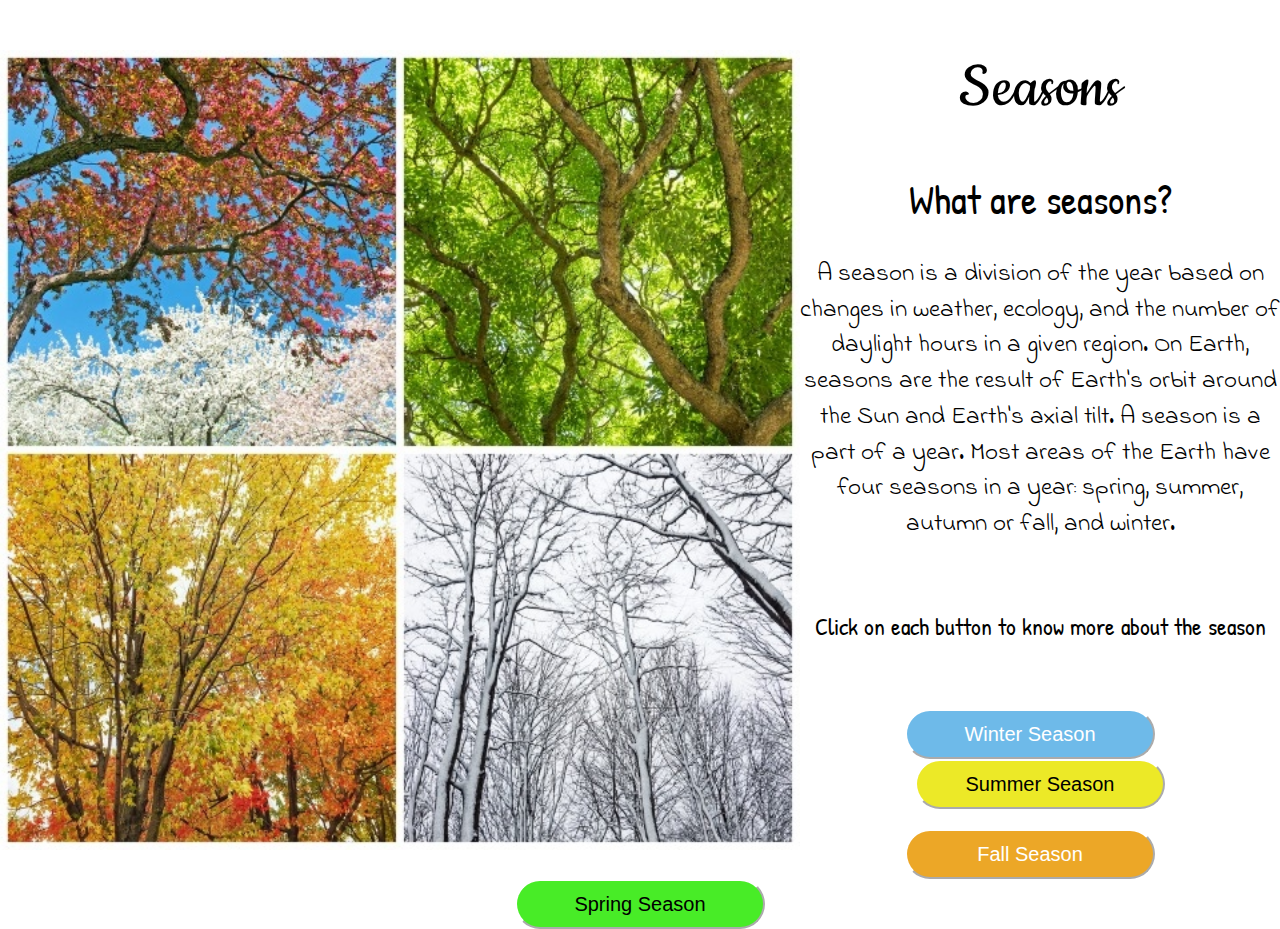
<file: index.html>
<html>
    <head>
        <title>Season Changes</title>
        <meta name="viewport" content="width=device-width, initial-scale=1">
        <link rel="stylesheet" href="https://maxcdn.bootstrapcdn.com/bootstrap/3.4.0/css/bootstrap.min.css">
        <script src="https://ajax.googleapis.com/ajax/libs/jquery/3.4.1/jquery.min.js"></script>
        <script src="https://maxcdn.bootstrapcdn.com/bootstrap/3.4.0/js/bootstrap.min.js"></script>
        <link href="https://fonts.googleapis.com/css?family=Cookie&display=swap" rel="stylesheet">
        <link href="https://fonts.googleapis.com/css?family=Patrick+Hand&display=swap" rel="stylesheet">
        <link href="https://fonts.googleapis.com/css?family=Indie+Flower&display=swap" rel="stylesheet">
        <link rel="stylesheet" href="https://cdnjs.cloudflare.com/ajax/libs/font-awesome/4.7.0/css/font-awesome.min.css">
        <link rel="stylesheet" href="style.css">
    </head>
    <body>
            <div>
                <img id="season_img1" style="float: left; height: 800px;" src="seasons_img1.jpg">
                <center>
                <h1 class="header">Seasons</h1>
                <br>
                <h2 class="header2">What are seasons?</h2>
                <br>
                <p>A season is a division of the year based on changes in weather, ecology, and the number of daylight hours in a given region.
                 On Earth, seasons are the result of Earth's orbit around the Sun and Earth's axial tilt. A season is a part of a year. 
                 Most areas of the Earth have four seasons in a year: spring, summer, autumn or fall, and winter.</p>
                 <br> <br>
                 <h3>Click on each button to know more about the season</h3>
                 <br><br><br>
                     <button id="winter_btn_redirect" onclick="winterRedirect()">Winter Season</button>
                     
                     <button id="summer_btn_redirect" onclick="summerRedirect()">Summer Season</button>

                     <br> <br>
                    
                     <button id="fall_btn_redirect" onclick="fallRedirect()">Fall Season</button>
                     
                     <button id="spring_btn_redirect" onclick="springRedirect()">Spring Season</button>
                </center>
            </div>
    </body>
    <script src="main.js"></script>
</html>
</file>
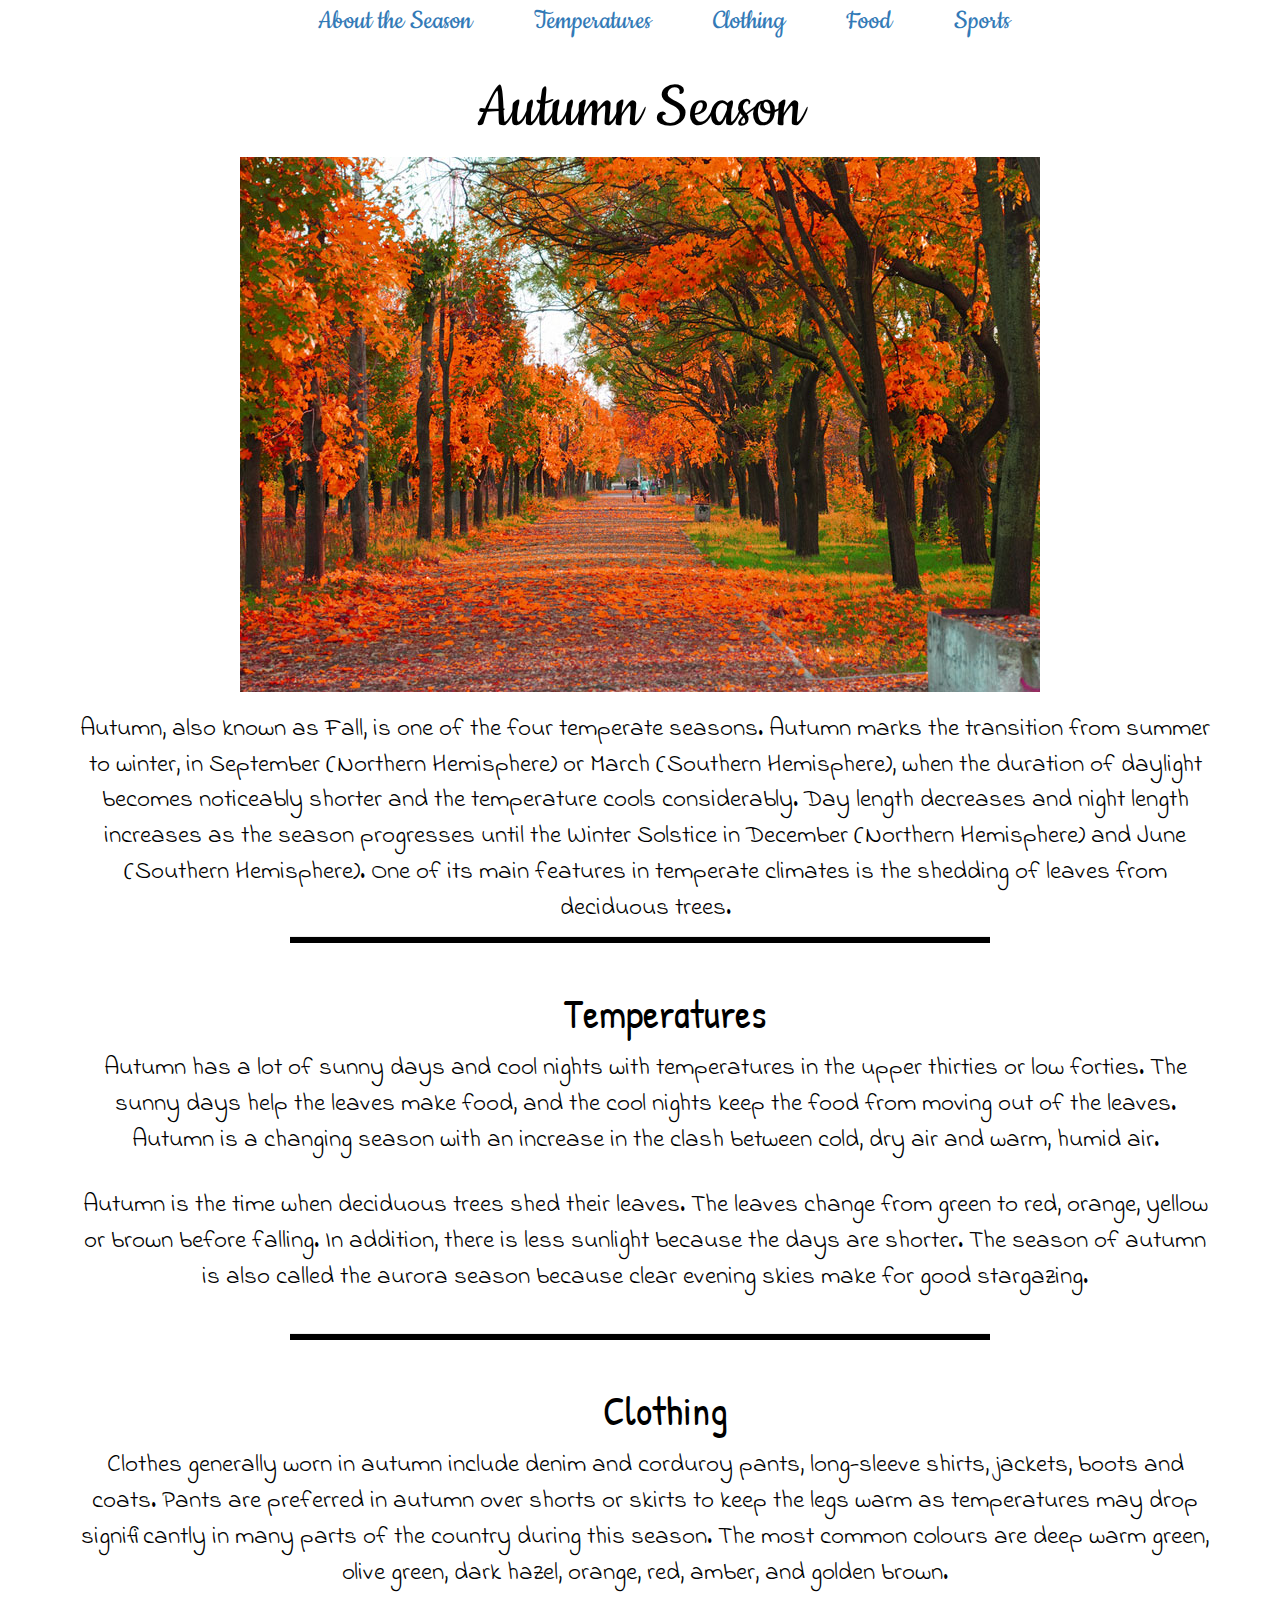
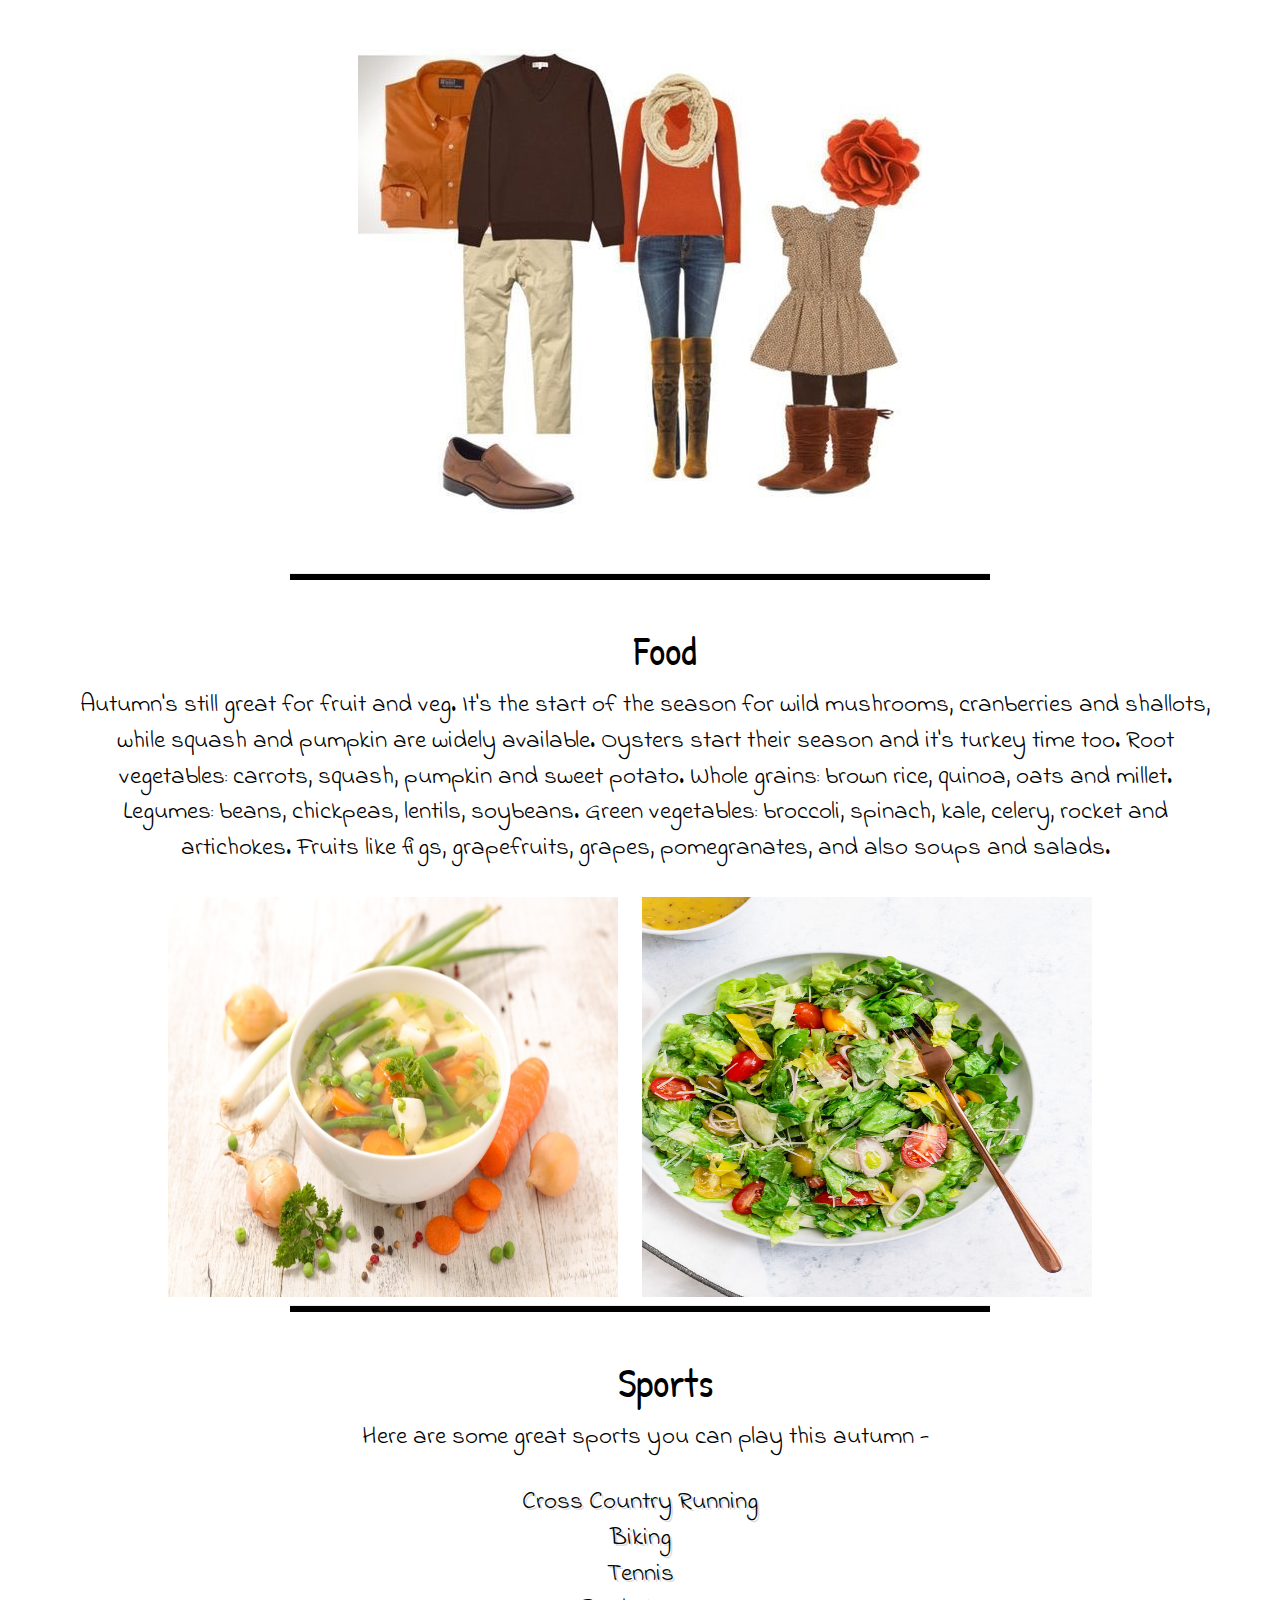
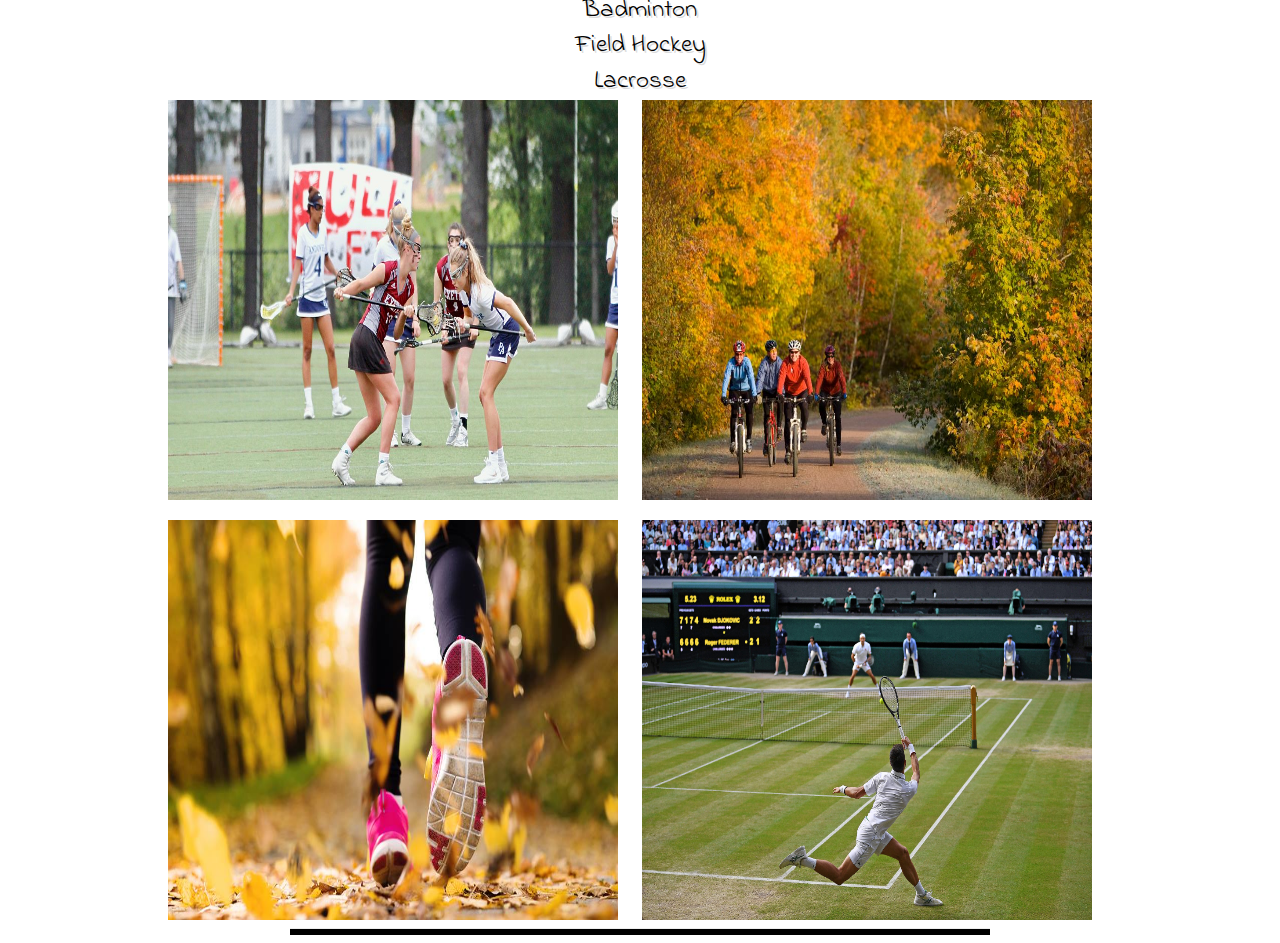
<file: fall.html>
<html>
    <head>
        <title>Fall Season</title>
        <meta name="viewport" content="width=device-width, initial-scale=1">
        <link rel="stylesheet" href="https://maxcdn.bootstrapcdn.com/bootstrap/3.4.0/css/bootstrap.min.css">
        <script src="https://ajax.googleapis.com/ajax/libs/jquery/3.4.1/jquery.min.js"></script>
        <script src="https://maxcdn.bootstrapcdn.com/bootstrap/3.4.0/js/bootstrap.min.js"></script>
        <link href="https://fonts.googleapis.com/css?family=Cookie&display=swap" rel="stylesheet">
        <link href="https://fonts.googleapis.com/css?family=Patrick+Hand&display=swap" rel="stylesheet">
        <link href="https://fonts.googleapis.com/css?family=Indie+Flower&display=swap" rel="stylesheet">
        <link rel="stylesheet" href="https://cdnjs.cloudflare.com/ajax/libs/font-awesome/4.7.0/css/font-awesome.min.css">
        <link rel="stylesheet" href="style.css">
    </head>
    <body>
        <center>
            <ul class="menu">
                <li class="link"><a href="#about">About the Season</a></li>
                <li class="link"><a href="#temp">Temperatures</a></li>
                <li class="link"><a href="#clothing">Clothing</a></li>
                <li class="link"><a href="#food">Food</a></li>
                <li class="link"><a href="#sports">Sports</a></li>
            </ul>
        </center>
        <section id="about" class="container">
            <h1 class="header">Autumn Season</h1>
        <img id="fall_img1" src="fall_img1.jpg">
        <br> <br>
        <p class="pctr">Autumn, also known as Fall, is one of the four temperate seasons. Autumn marks the transition 
            from summer to winter, in September (Northern Hemisphere) or March (Southern Hemisphere), when the duration
            of daylight becomes noticeably shorter and the temperature cools considerably. Day length decreases and
            night length increases as the season progresses until the Winter Solstice in December (Northern Hemisphere)
            and June (Southern Hemisphere). One of its main features in temperate climates is the shedding of leaves
            from deciduous trees.</p>
        <hr>
        </section>
        
        <br> 

        <section id="temp" class="container">
            <h2 class="header2" style="margin-left: 370px;">Temperatures</h2>
            <p class="pctr">Autumn has a lot of sunny days and cool nights with temperatures in the upper thirties or low forties. 
            The sunny days help the leaves make food, and the cool nights keep the food from moving out of the leaves. 
            Autumn is a changing season with an increase in the clash between cold, dry air and warm, humid air.</p>
            <br>
            <p class="pctr">Autumn is the time when deciduous trees shed their leaves. The leaves change from green to red, 
            orange, yellow or brown before falling. In addition, there is less sunlight because the days are shorter. 
            The season of autumn is also called the aurora season because clear evening skies make for good stargazing.</p>
            <br>
            <hr>
        </section>

        <br>

        <section id="clothing" class="container">
            <h2 class="header2" style="margin-left: 370px;">Clothing</h2>
            <p class="pctr">Clothes generally worn in autumn include denim and corduroy pants, long-sleeve shirts, jackets,
            boots and coats. Pants are preferred in autumn over shorts or skirts to keep the legs warm as temperatures may 
            drop significantly in many parts of the country during this season. The most common colours are deep warm green, 
            olive green, dark hazel, orange, red, amber, and golden brown.</p>
            <img src="fall_clothing_img1.jpg">
            <hr>
        </section>

        <br>

        <section id="food" class="container">
            <h2 class="header2" style="margin-left: 370px;">Food</h2>
            <p class="pctr">Autumn's still great for fruit and veg. It's the start of the season for wild mushrooms, 
            cranberries and shallots, while squash and pumpkin are widely available. Oysters start their season and it's turkey time too.
            Root vegetables: carrots, squash, pumpkin and sweet potato. Whole grains: brown rice, quinoa, oats and millet. Legumes: 
            beans, chickpeas, lentils, soybeans. Green vegetables: broccoli, spinach, kale, celery, rocket and artichokes. Fruits like
            figs, grapefruits, grapes, pomegranates, and also soups and salads.</p>
            <br>
            <span>
                <img style="height: 400px; width: 450px; margin-right: 20px;" src="fall_food_img1.jpg">
                <img style="height: 400px; width: 450px; margin-right: 20px;" src="fall_food_img2.jpg">
            </span>
            <br>
            <hr>
        </section>

        <br>

        <section id="sports" class="container">
            <h2 class="header2" style="margin-left: 370px;">Sports</h2>
            <p class="pctr">Here are some great sports you can play this autumn - </p>
            <br>
            <a class="article" href="https://en.wikipedia.org/wiki/Cross_country_running" target="_blank">Cross Country Running</a>
            <br>
            <a class="article" href="https://en.wikipedia.org/wiki/Cycling" target="_blank">Biking</a>
            <br>
            <a class="article" href="https://en.wikipedia.org/wiki/Tennis" target="_blank">Tennis</a>
            <br>
            <a class="article" href="https://en.wikipedia.org/wiki/Badminton" target="_blank">Badminton</a>
            <br>
            <a class="article" href="https://en.wikipedia.org/wiki/Field_hockey" target="_blank">Field Hockey</a>
            <br>
            <a class="article" href="https://en.wikipedia.org/wiki/Lacrosse" target="_blank">Lacrosse</a>
            <br>
            <span>
                <img style="height: 400px; width: 450px; margin-right: 20px;" src="fall_sports_img1.jpg">
                <img style="height: 400px; width: 450px; margin-right: 20px;" src="fall_sports_img2.jpeg">
            </span>
            <br>
            <span>
                <img style="height: 400px; width: 450px; margin-right: 20px; margin-top: 20px;" src="fall_sports_img3.jpg">
                <img style="height: 400px; width: 450px; margin-right: 20px; margin-top: 20px;" src="fall_sports_img4.jpg">
            </span>
            <hr>
        </section>
    </body>
</html>
</file>
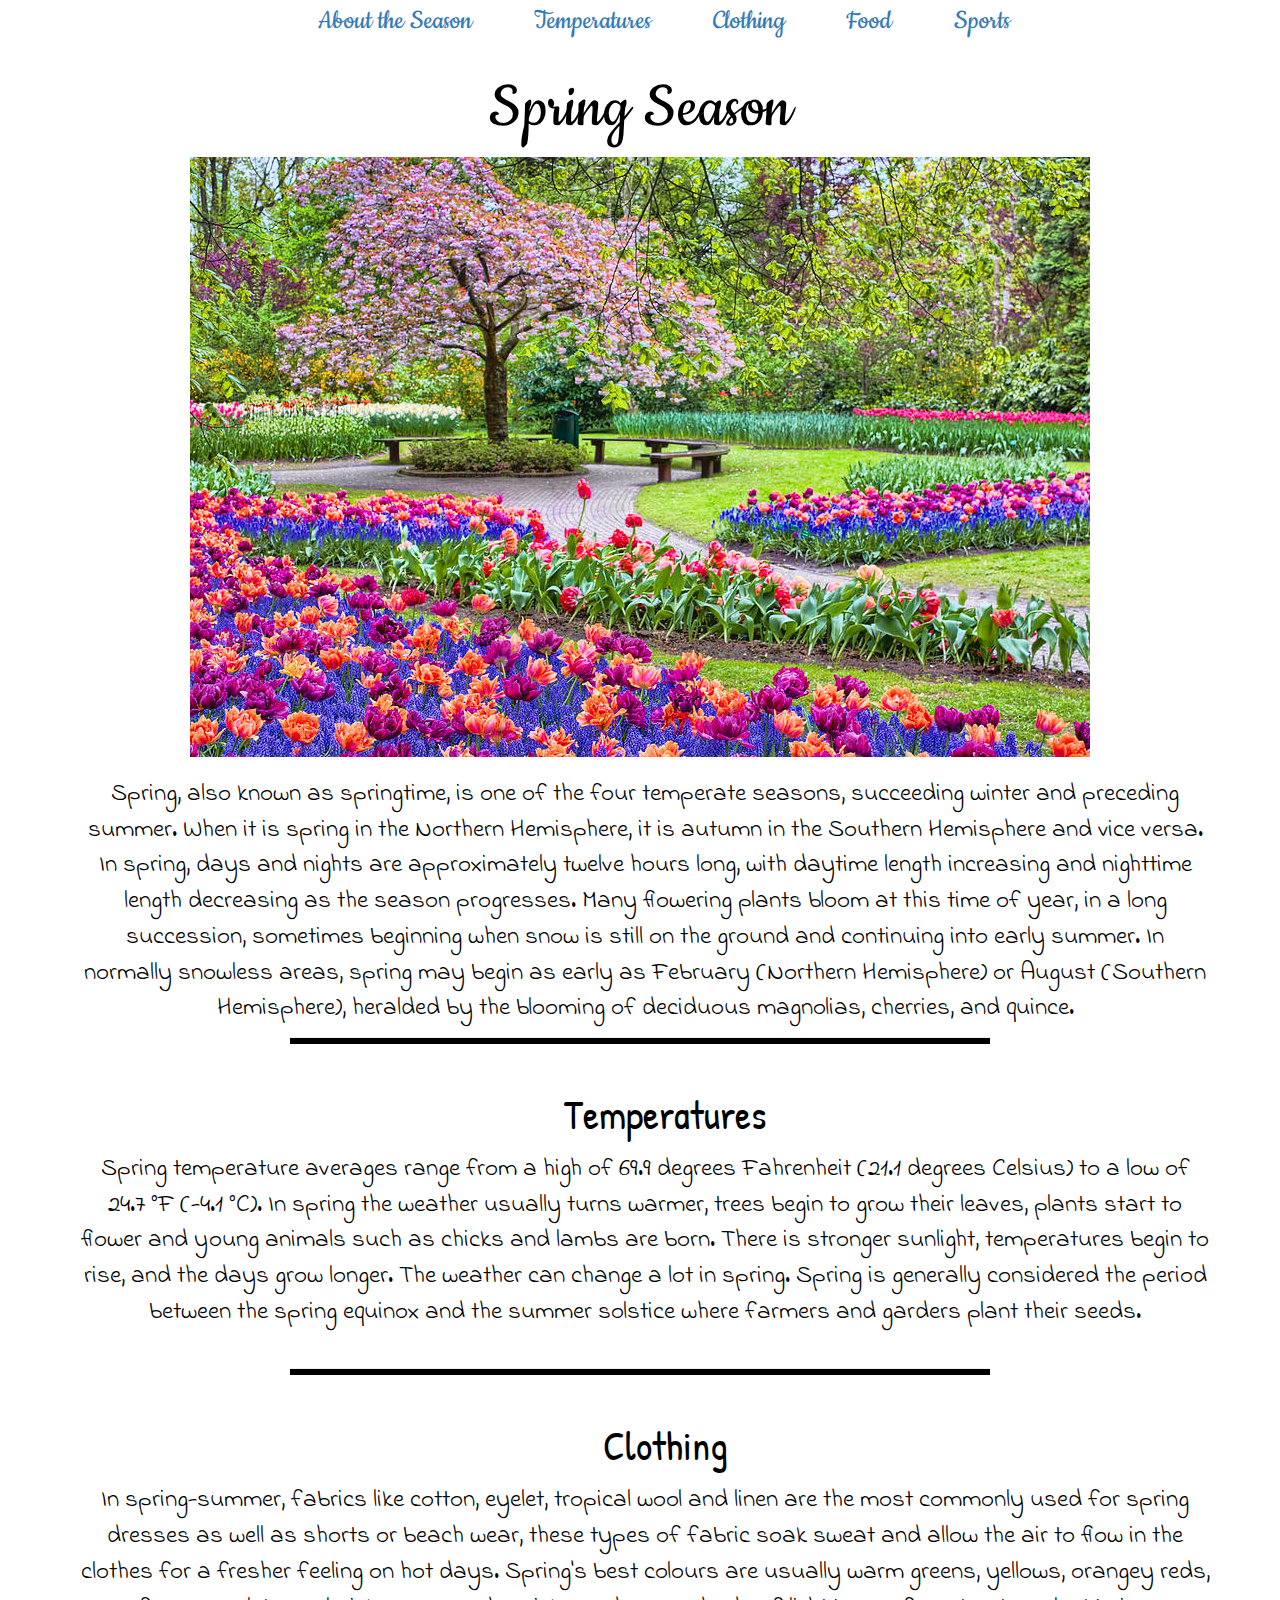
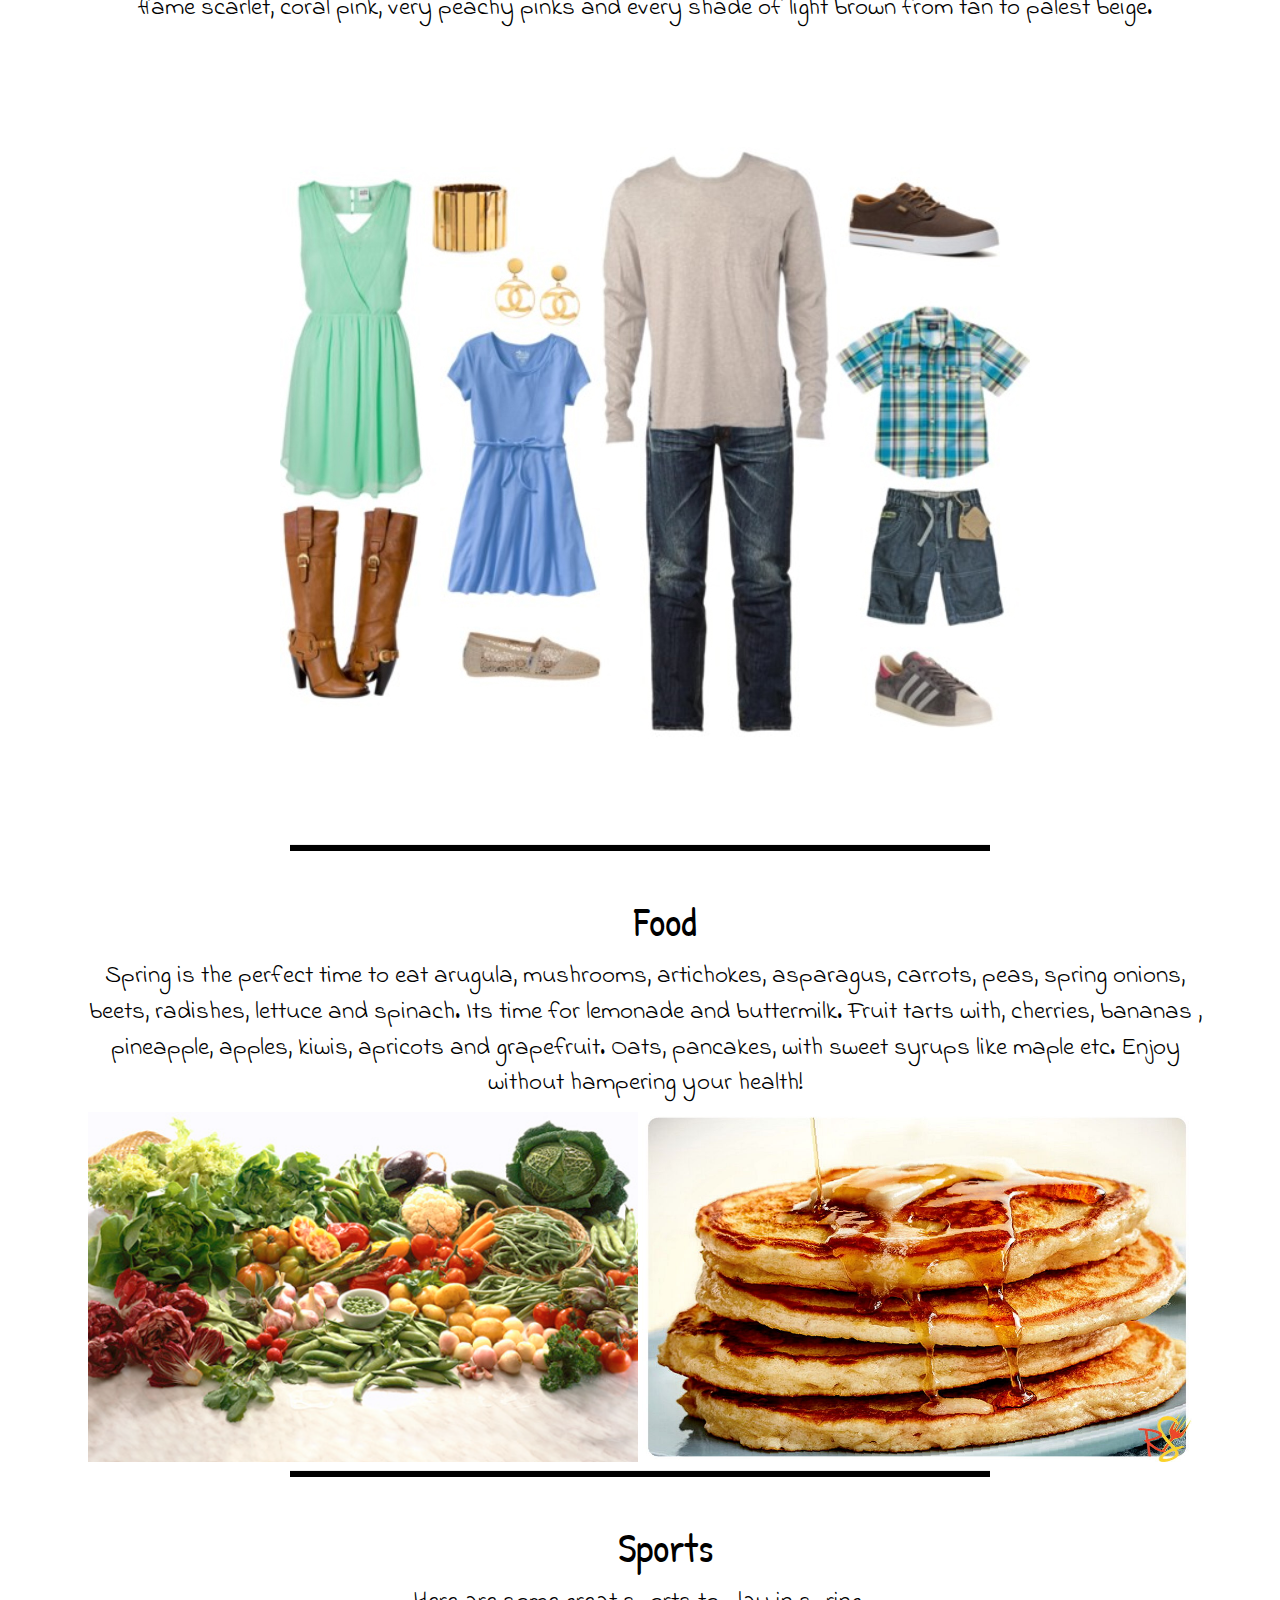
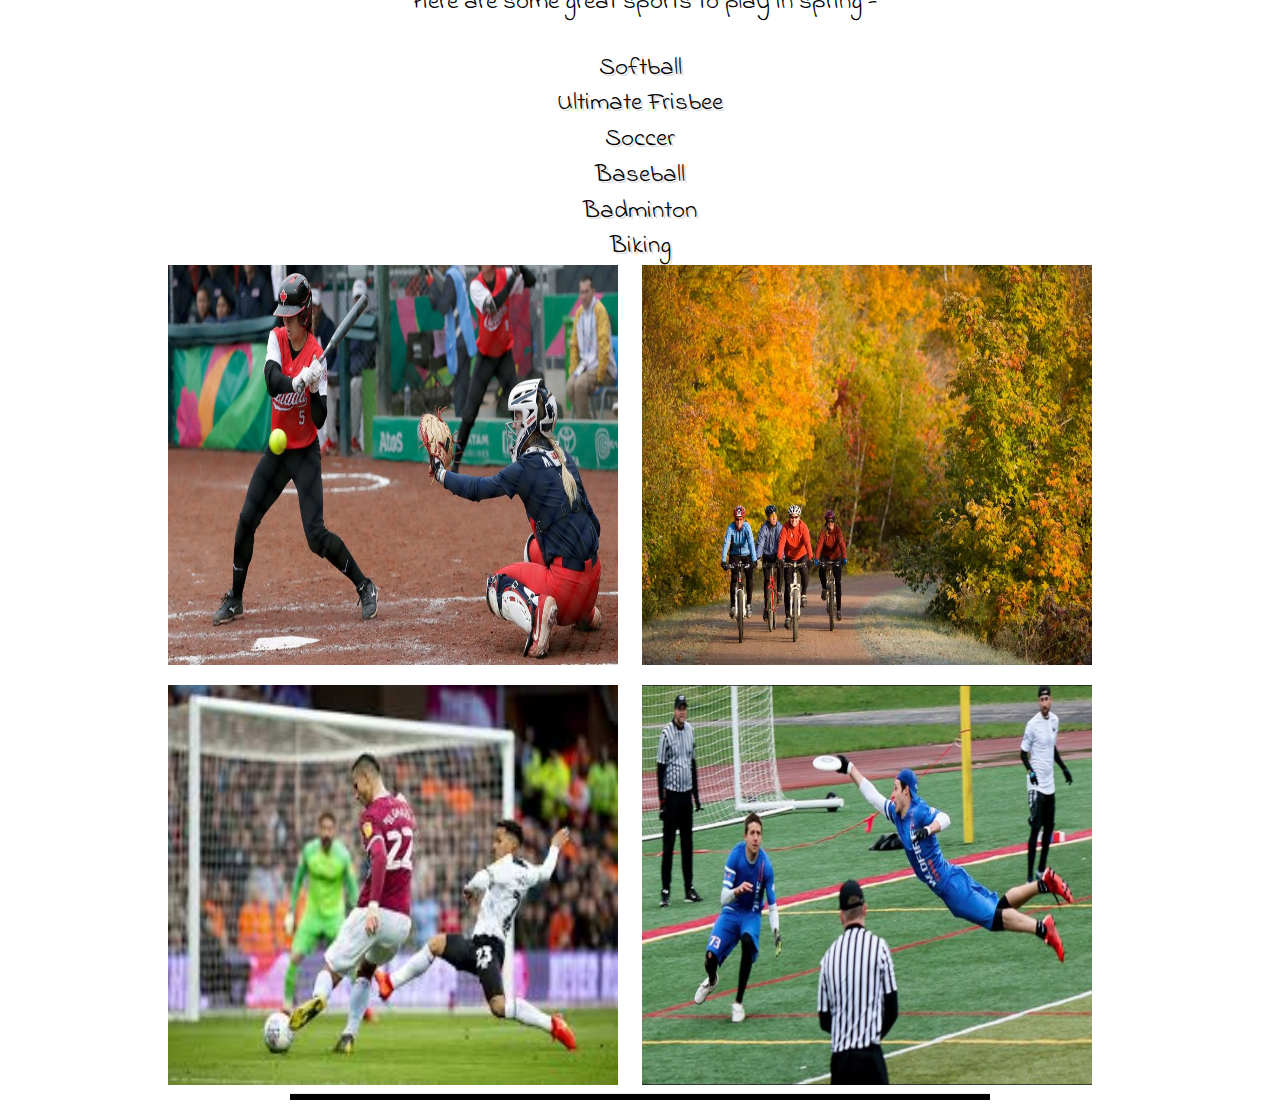
<file: spring.html>
<html>
    <head>
        <title>Spring Season</title>
        <meta name="viewport" content="width=device-width, initial-scale=1">
        <link rel="stylesheet" href="https://maxcdn.bootstrapcdn.com/bootstrap/3.4.0/css/bootstrap.min.css">
        <script src="https://ajax.googleapis.com/ajax/libs/jquery/3.4.1/jquery.min.js"></script>
        <script src="https://maxcdn.bootstrapcdn.com/bootstrap/3.4.0/js/bootstrap.min.js"></script>
        <link href="https://fonts.googleapis.com/css?family=Cookie&display=swap" rel="stylesheet">
        <link href="https://fonts.googleapis.com/css?family=Patrick+Hand&display=swap" rel="stylesheet">
        <link href="https://fonts.googleapis.com/css?family=Indie+Flower&display=swap" rel="stylesheet">
        <link rel="stylesheet" href="https://cdnjs.cloudflare.com/ajax/libs/font-awesome/4.7.0/css/font-awesome.min.css">
        <link rel="stylesheet" href="style.css">
    </head>
    <body>
        <center>
            <ul class="menu">
                <li class="link"><a href="#about">About the Season</a></li>
                <li class="link"><a href="#temp">Temperatures</a></li>
                <li class="link"><a href="#clothing">Clothing</a></li>
                <li class="link"><a href="#food">Food</a></li>
                <li class="link"><a href="#sports">Sports</a></li>
            </ul>
        </center>
        <section id="about" class="container">
            <h1 class="header">Spring Season</h1>
        <img id="spring_img1" src="spring_img1.jpg">
        <br> <br>
        <p class="pctr">Spring, also known as springtime, is one of the four temperate seasons, succeeding winter 
        and preceding summer. When it is spring in the Northern Hemisphere, it is autumn in the Southern Hemisphere
        and vice versa. In spring, days and nights are approximately twelve hours long, with daytime length increasing
        and nighttime length decreasing as the season progresses. Many flowering plants bloom at this time of year, 
        in a long succession, sometimes beginning when snow is still on the ground and continuing into early summer. 
        In normally snowless areas, spring may begin as early as February (Northern Hemisphere) or August (Southern Hemisphere),
        heralded by the blooming of deciduous magnolias, cherries, and quince.</p>
        <hr>
        </section>
        
        <br> 

        <section id="temp" class="container">
            <h2 class="header2" style="margin-left: 370;">Temperatures</h2>
            <p class="pctr">Spring temperature averages range from a high of 69.9 degrees Fahrenheit (21.1 degrees Celsius) 
            to a low of 24.7 °F (-4.1 °C). In spring the weather usually turns warmer, trees begin to grow their leaves, 
            plants start to flower and young animals such as chicks and lambs are born. There is stronger sunlight, temperatures 
            begin to rise, and the days grow longer. The weather can change a lot in spring. Spring is generally considered the 
            period between the spring equinox and the summer solstice where farmers and garders plant their seeds.</p>
            <br>
            <hr>
        </section>
        
        <br>

        <section id="clothing" class="container">
            <h2 class="header2" style="margin-left: 370;">Clothing</h2>
            <p class="pctr">In spring-summer, fabrics like cotton, eyelet, tropical wool and linen are the most commonly 
                used for spring dresses as well as shorts or beach wear, these types of fabric soak sweat and allow the air to 
                flow in the clothes for a fresher feeling on hot days. Spring's best colours are usually warm greens, yellows, 
                orangey reds, flame scarlet, coral pink, very peachy pinks and every shade of light brown from tan to palest beige.</p>
                <img src="spring_clothing_img1.jpg">
                <hr>
        </section>

        <br>

        <section id="food" class="container">
            <h2 class="header2" style="margin-left: 370;">Food</h2>
            <p class="pctr">Spring is the perfect time to eat arugula, mushrooms, artichokes, asparagus, carrots, peas, spring onions,
            beets, radishes, lettuce and spinach. Its time for lemonade and buttermilk. Fruit tarts with, cherries, bananas
            , pineapple, apples, kiwis, apricots and grapefruit. Oats, pancakes, with sweet syrups like maple etc. Enjoy without
            hampering your health!</p>
            <span>
                <img style="height: 350px; width: 550px;" src="spring_food_img1.jpg">
                <img style="height: 350px; width: 550px;" src="spring_food_img2.jpg">
            </span>
            <hr>
        </section>


        <br>

        <section id="sports" class="container">
            <h2 class="header2" style="margin-left: 370;">Sports</h2>
            <p class="pctr">Here are some great sports to play in spring - </p>
            <br>
            <a class="article" href="https://en.wikipedia.org/wiki/Softball" target="_blank">Softball</a>
            <br>
            <a class="article" href="https://en.wikipedia.org/wiki/Ultimate_(sport)" target="_blank">Ultimate Frisbee</a>
            <br>
            <a class="article" href="https://en.wikipedia.org/wiki/Association_football" target="_blank">Soccer</a>
            <br>
            <a class="article" href="https://en.wikipedia.org/wiki/Baseball" target="_blank">Baseball</a>
            <br>
            <a class="article" href="https://en.wikipedia.org/wiki/Badminton" target="_blank">Badminton</a>
            <br>
            <a class="article" href="https://en.wikipedia.org/wiki/Cycling" target="_blank">Biking</a>
            <br>
            <span>
                <img style="height: 400px; width: 450px; margin-right: 20px;" src="spring_sports_img1.jpg">
                <img style="height: 400px; width: 450px; margin-right: 20px;" src="fall_sports_img2.jpeg">
            </span>
            <br>
            <span>
                <img style="height: 400px; width: 450px; margin-right: 20px; margin-top: 20px;" src="spring_sports_img3.jfif">
                <img style="height: 400px; width: 450px; margin-right: 20px; margin-top: 20px;" src="spring_sports_img4.jpg">
            </span>
            <br>
            <hr>
        </section>
    </body>
</html>
</file>
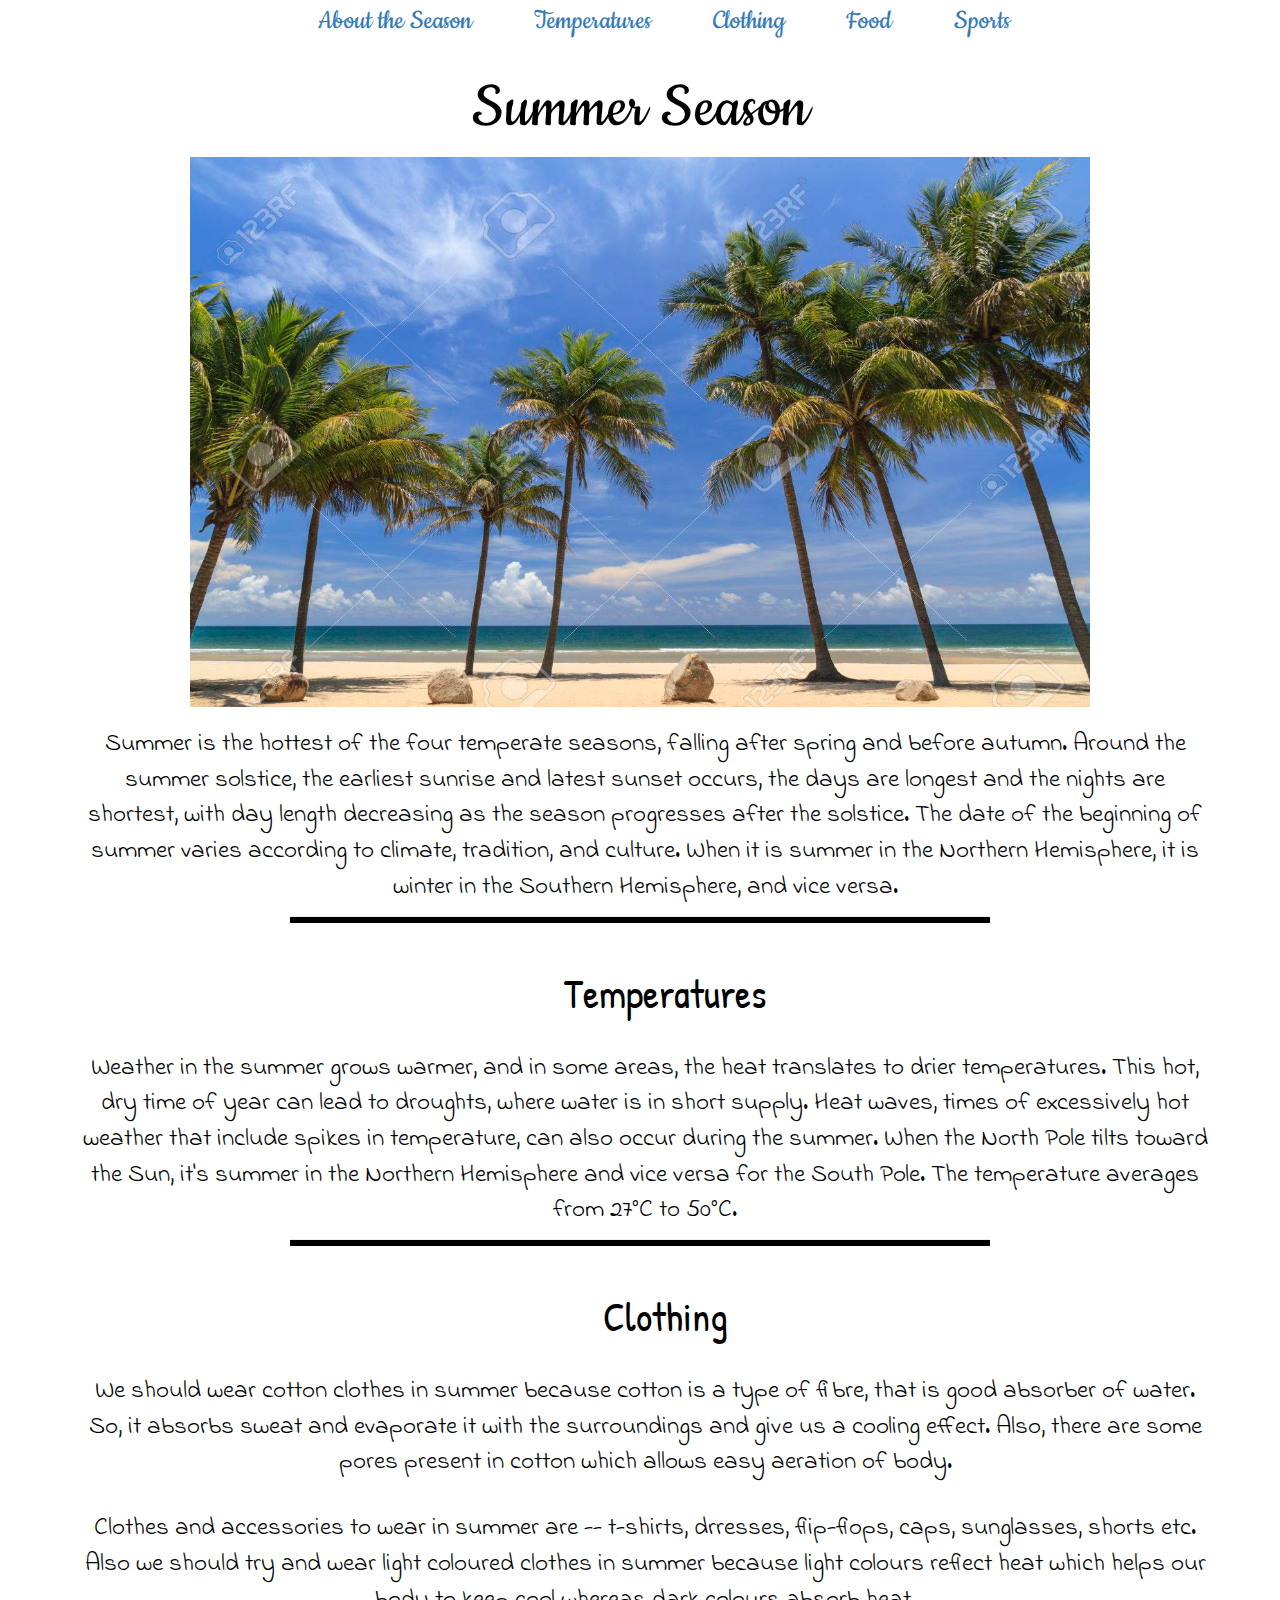
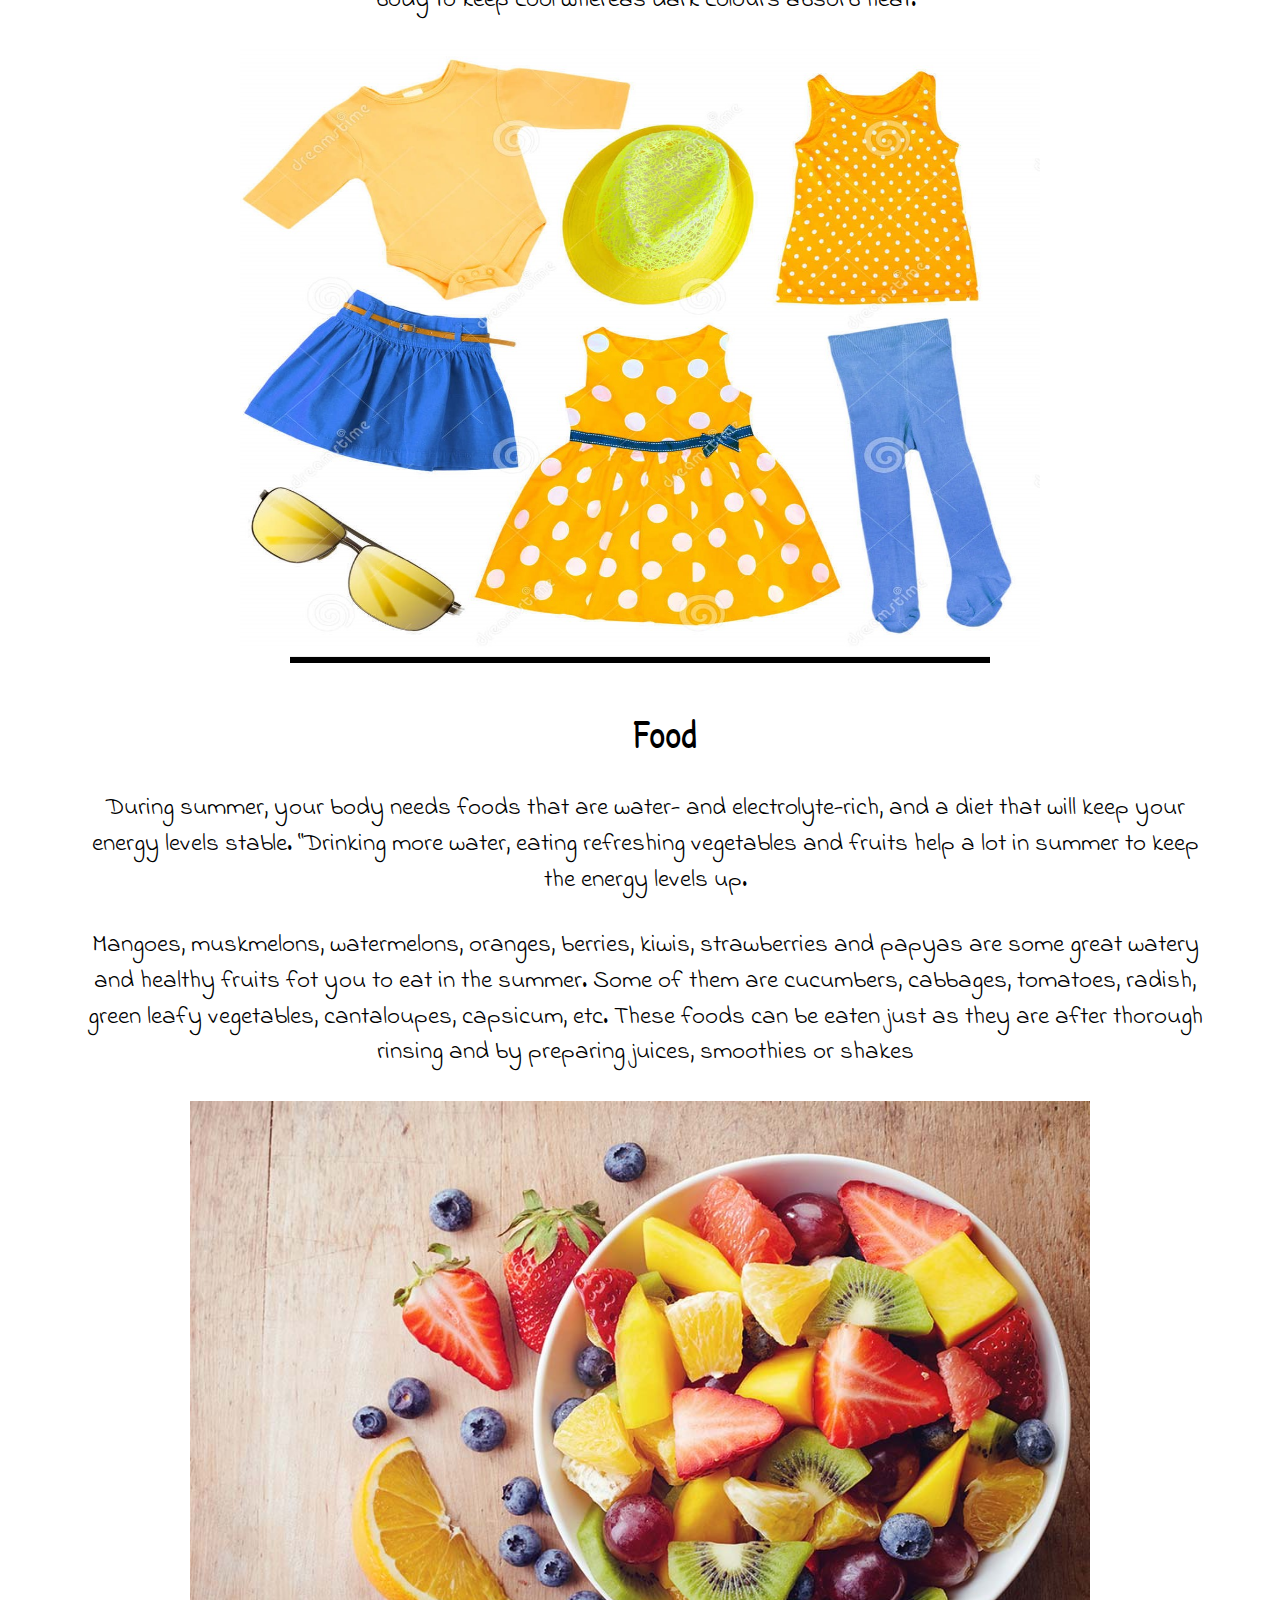
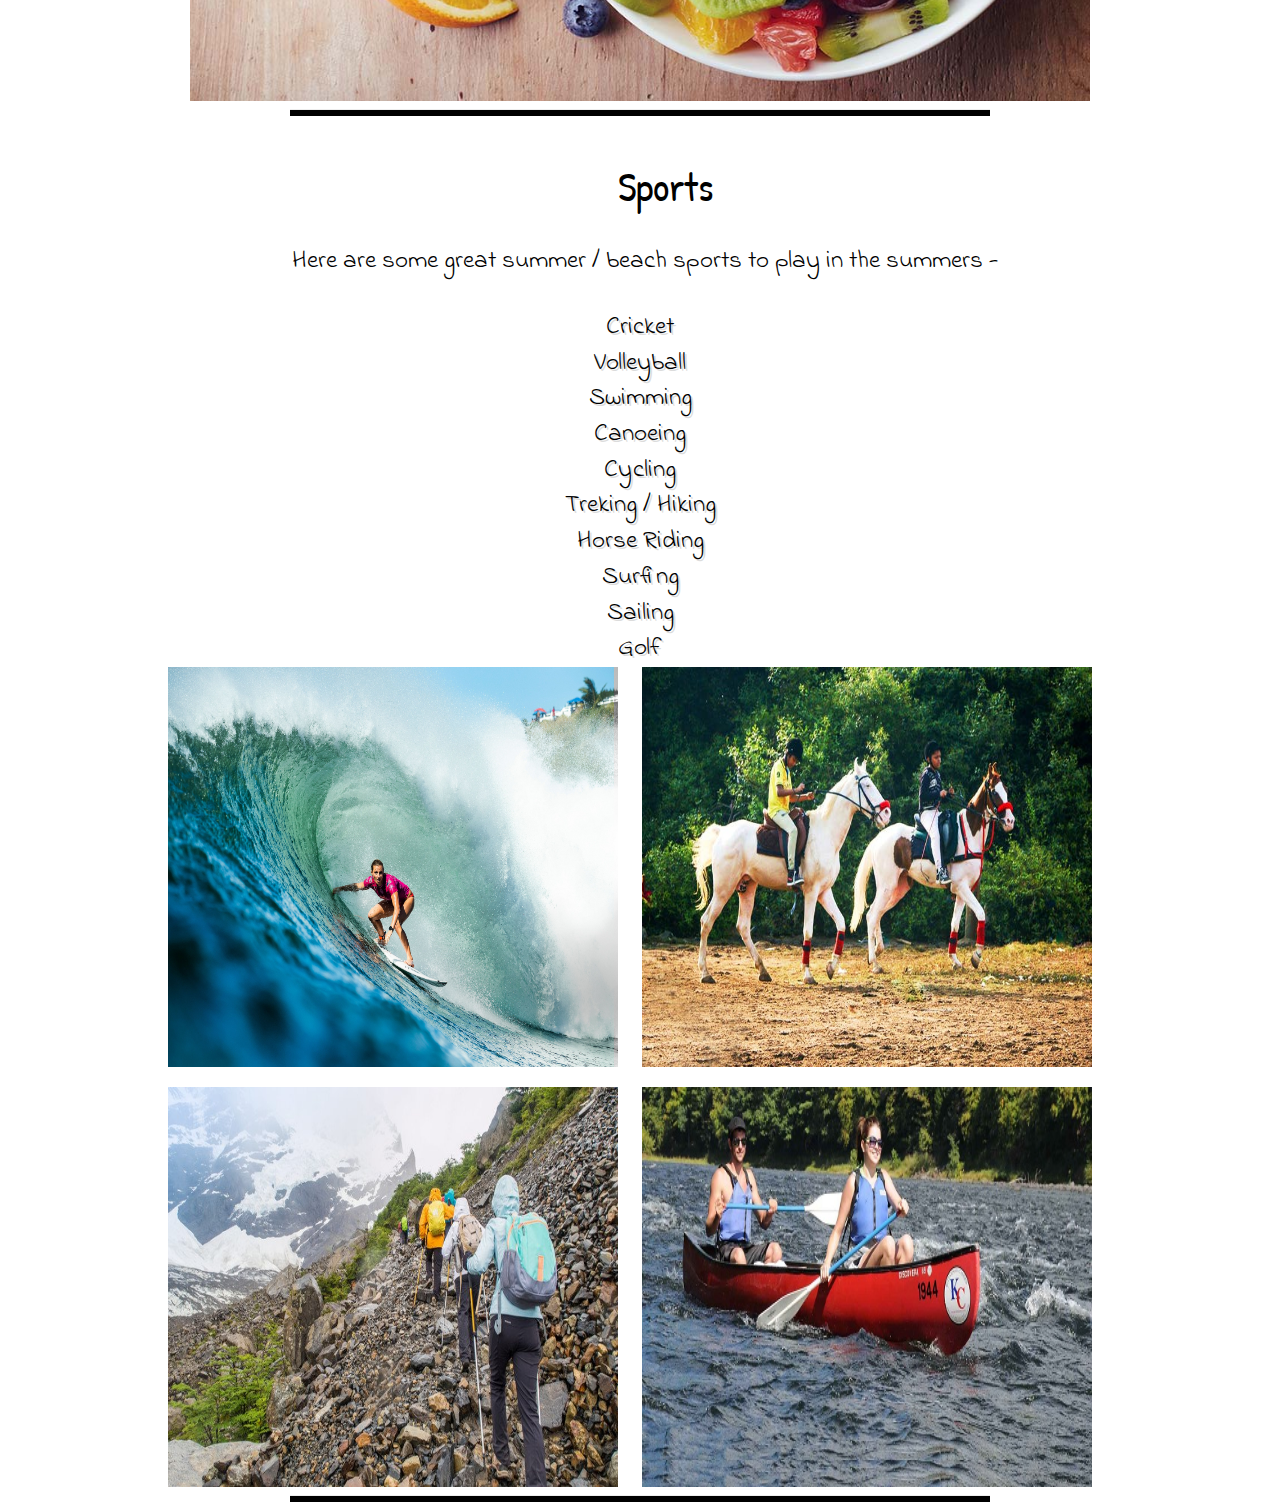
<file: summer.html>
<html>
    <head>
        <title>Summer Season</title>
        <meta name="viewport" content="width=device-width, initial-scale=1">
        <link rel="stylesheet" href="https://maxcdn.bootstrapcdn.com/bootstrap/3.4.0/css/bootstrap.min.css">
        <script src="https://ajax.googleapis.com/ajax/libs/jquery/3.4.1/jquery.min.js"></script>
        <script src="https://maxcdn.bootstrapcdn.com/bootstrap/3.4.0/js/bootstrap.min.js"></script>
        <link href="https://fonts.googleapis.com/css?family=Cookie&display=swap" rel="stylesheet">
        <link href="https://fonts.googleapis.com/css?family=Patrick+Hand&display=swap" rel="stylesheet">
        <link href="https://fonts.googleapis.com/css?family=Indie+Flower&display=swap" rel="stylesheet">
        <link rel="stylesheet" href="https://cdnjs.cloudflare.com/ajax/libs/font-awesome/4.7.0/css/font-awesome.min.css">
        <link rel="stylesheet" href="style.css">
    </head>
    <body>
        <center>
            <ul class="menu">
                <li class="link"><a href="#about">About the Season</a></li>
                <li class="link"><a href="#temp">Temperatures</a></li>
                <li class="link"><a href="#clothing">Clothing</a></li>
                <li class="link"><a href="#food">Food</a></li>
                <li class="link"><a href="#sports">Sports</a></li>
            </ul>
        </center>
        <section id="about" class="container">
            <h1 class="header">Summer Season</h1>
        <img id="summer_img1" src="summer_img1.jpg">
        <br> <br>
        <p class="pctr">Summer is the hottest of the four temperate seasons, falling after spring and before autumn. 
        Around the summer solstice, the earliest sunrise and latest sunset occurs, the days are longest and the nights
         are shortest, with day length decreasing as the season progresses after the solstice. The date of the beginning
          of summer varies according to climate, tradition, and culture. When it is summer in the Northern Hemisphere, 
          it is winter in the Southern Hemisphere, and vice versa.</p>
        <hr>
        </section>
        
        <br> 

        <section id="temp" class="container">
            <h2 class="header2" style="text-align: center; margin-left: 370px;">Temperatures</h2>
            <br>
            <p class="pctr">Weather in the summer grows warmer, and in some areas, the heat translates to drier 
            temperatures. This hot, dry time of year can lead to droughts, where water is in short supply. Heat waves, 
            times of excessively hot weather that include spikes in temperature, can also occur during the summer. 
            When the North Pole tilts toward the Sun, it's summer in the Northern Hemisphere and vice versa for the South Pole. 
            The temperature averages from 27°C to 50°C.</p>
            <hr>
        </section>

        <br>

        <section id="clothing" class="container">
            <h2 class="header2" style="text-align: center; margin-left: 370px;">Clothing</h2>
            <br>
            <p class="pctr">We should wear cotton clothes in summer because cotton is a type of fibre, that is good 
            absorber of water. So, it absorbs sweat and evaporate it with the surroundings and give us a cooling effect. 
            Also, there are some pores present in cotton which allows easy aeration of body.</p>
            <br>
            <p class="pctr">Clothes and accessories to wear in summer are -- t-shirts, drresses, flip-flops, caps, sunglasses, shorts etc. 
            Also we should try and wear light coloured clothes in summer because  light colours reflect heat which helps our body to keep 
            cool whereas dark colours absorb heat.
            </p>
            <br>
            <img style="height: 600px; width: 800px;" src="summer_clothing_img1.jpg">
            <hr>
        </section>

        <br>

        <section id="food" class="container">
            <h2 class="header2" style="text-align: center; margin-left: 370px;">Food</h2>
            <br>
            <p class="pctr">During summer, your body needs foods that are water- and electrolyte-rich, and a diet that will keep your energy levels 
            stable. “Drinking more water, eating refreshing vegetables and fruits help a lot in summer to keep the energy levels up.</p>
            <br>
            <p class="pctr">Mangoes, muskmelons, watermelons, oranges, berries, kiwis, strawberries and papyas are some great watery and healthy fruits fot you to eat in the
            summer. Some of them are cucumbers, cabbages, tomatoes, radish, green leafy vegetables, cantaloupes, 
            capsicum, etc. These foods can be eaten just as they are after thorough rinsing and by preparing juices, smoothies or shakes</p>
            <br>
            <img src="summer_food_img1.jpg" style="width: 900px; height: 600px;">
            <hr>
        </section>

        <br>

        <section id="sports" class="container">
            <h2 class="header2" style="text-align: center; margin-left: 370px;">Sports</h2>
            <br>
            <p class="pctr">Here are some great summer / beach sports to play in the summers - </p>
            <br>
            <a class="article" href="https://en.wikipedia.org/wiki/Cricket" target="_blank">Cricket</a>
            <br>
            <a class="article" href="https://en.wikipedia.org/wiki/Volleyball" target="_blank">Volleyball</a>
            <br>
            <a class="article" href="https://en.wikipedia.org/wiki/Swimming_(sport)" target="_blank">Swimming</a>
            <br>
            <a class="article" href="https://en.wikipedia.org/wiki/Canoeing" target="_blank">Canoeing</a>
            <br>
            <a class="article" href="https://en.wikipedia.org/wiki/Cycling" target="_blank">Cycling</a>
            <br>
            <a class="article" href="https://en.wikipedia.org/wiki/Hiking" target="_blank">Treking / Hiking</a>
            <br>
            <a class="article" href="https://en.wikipedia.org/wiki/Equestrianism" target="_blank">Horse Riding</a>
            <br>
            <a class="article" href="https://en.wikipedia.org/wiki/Surfing" target="_blank">Surfing</a>
            <br>
            <a class="article" href="https://en.wikipedia.org/wiki/Sailing" target="_blank">Sailing</a>
            <br>
            <a class="article" href="https://en.wikipedia.org/wiki/Golf" target="_blank">Golf</a>
            <br>
            <span>
                <img style="height: 400px; width: 450px; margin-right: 20px;" src="summer_sports_img1.jpg">
                <img style="height: 400px; width: 450px; margin-right: 20px;" src="summer_sports_img2.jpg">
            </span>
            <br>
            <span>
                <img style="height: 400px; width: 450px; margin-right: 20px; margin-top: 20px;" src="summer_sports_img3.jpg">
                <img style="height: 400px; width: 450px; margin-right: 20px; margin-top: 20px;" src="summer_sports_img4.jpg">
            </span>
            <hr>
        </section>
    </body>
</html>
</file>
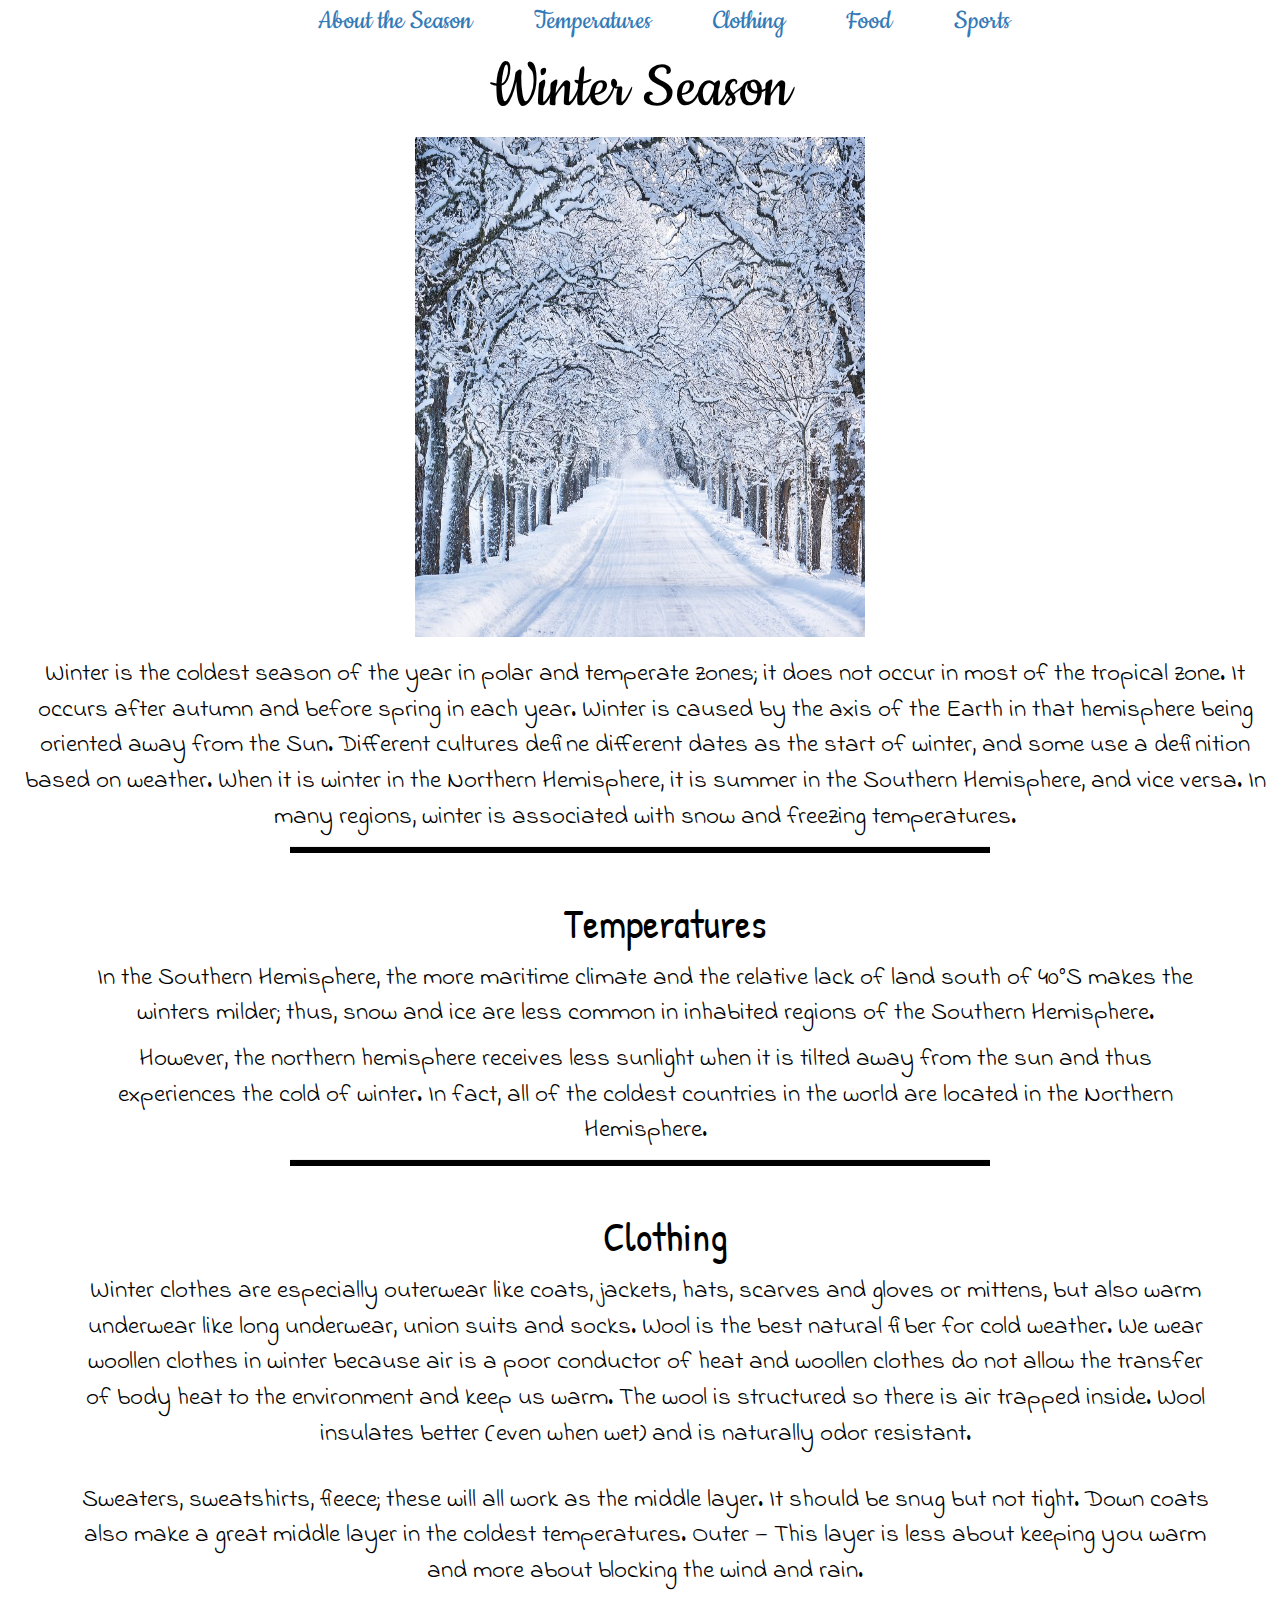
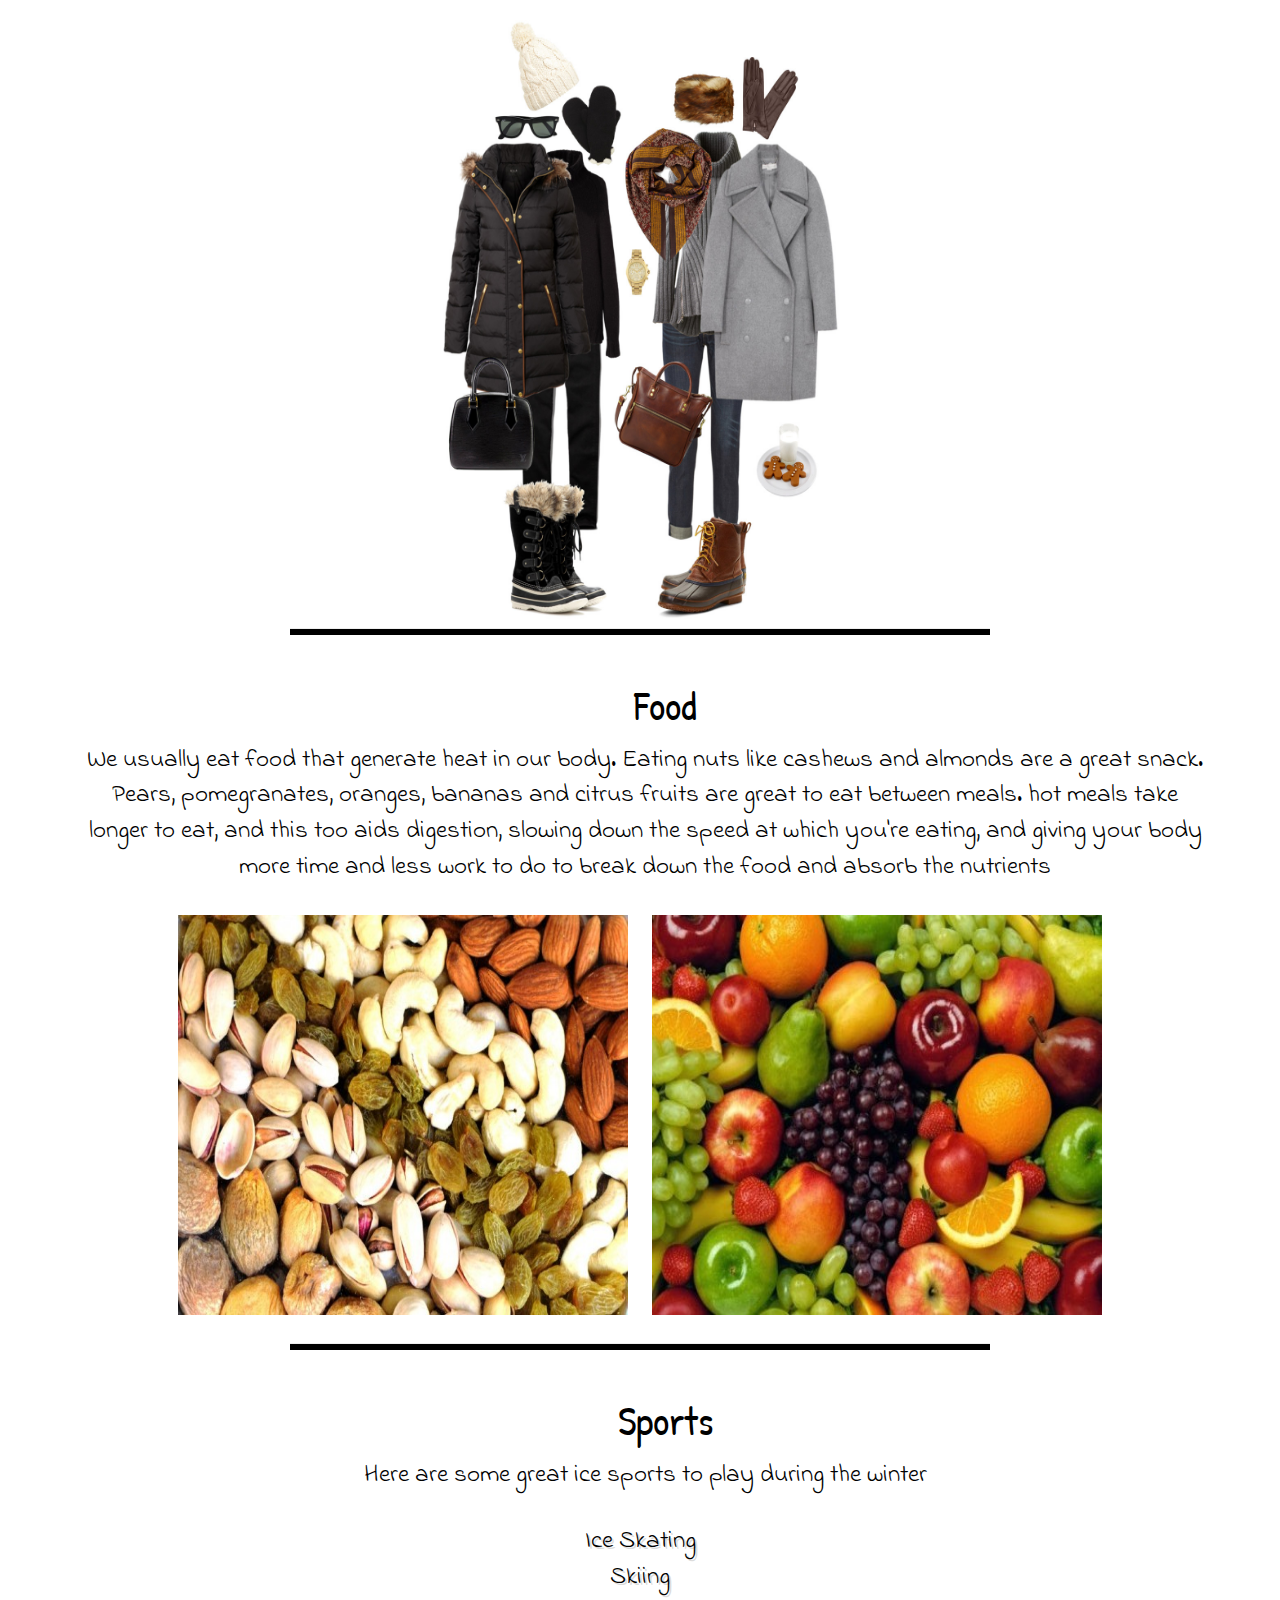
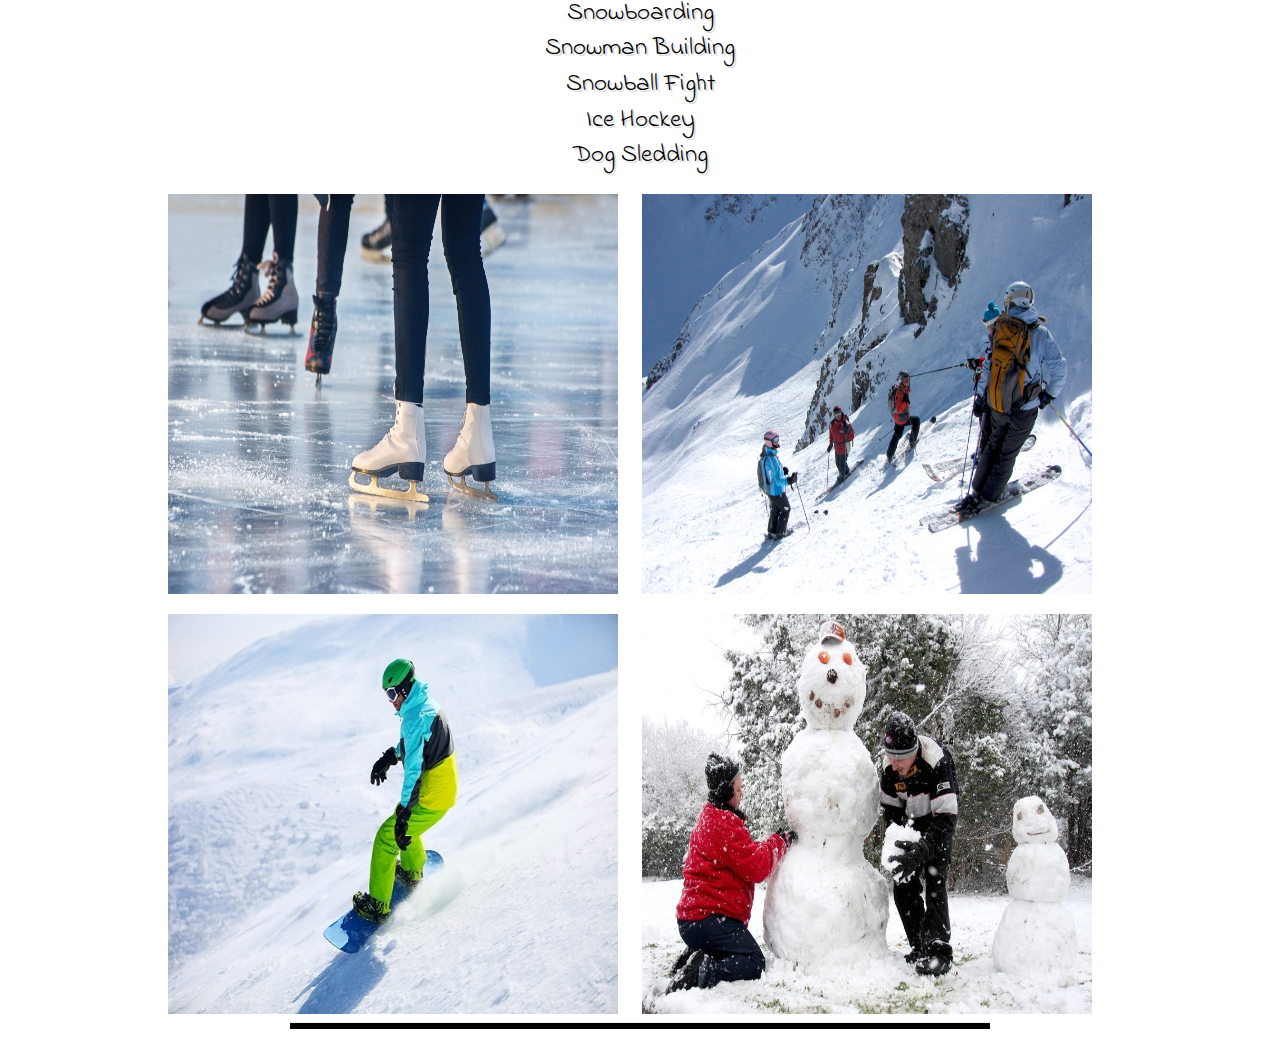
<file: winter.html>
<html>
    <head>
        <title>Winter Season</title>
        <meta name="viewport" content="width=device-width, initial-scale=1">
        <link rel="stylesheet" href="https://maxcdn.bootstrapcdn.com/bootstrap/3.4.0/css/bootstrap.min.css">
        <script src="https://ajax.googleapis.com/ajax/libs/jquery/3.4.1/jquery.min.js"></script>
        <script src="https://maxcdn.bootstrapcdn.com/bootstrap/3.4.0/js/bootstrap.min.js"></script>
        <link href="https://fonts.googleapis.com/css?family=Cookie&display=swap" rel="stylesheet">
        <link href="https://fonts.googleapis.com/css?family=Patrick+Hand&display=swap" rel="stylesheet">
        <link href="https://fonts.googleapis.com/css?family=Indie+Flower&display=swap" rel="stylesheet">
        <link rel="stylesheet" href="https://cdnjs.cloudflare.com/ajax/libs/font-awesome/4.7.0/css/font-awesome.min.css">
        <link rel="stylesheet" href="style.css">
    </head>
    <body>
        <center>
            <ul class="menu">
                <li class="link"><a href="#about">About the Season</a></li>
                <li class="link"><a href="#temp">Temperatures</a></li>
                <li class="link"><a href="#clothing">Clothing</a></li>
                <li class="link"><a href="#food">Food</a></li>
                <li class="link"><a href="#sports">Sports</a></li>
            </ul>
        </center>
        <section id="about">
            <h1 class="header">Winter Season</h1>
        <img id="winter_img1" src="winter_img1.jpg">
        <br> <br>
        <p class="pctr">Winter is the coldest season of the year in polar and temperate zones; it does not occur in most of the 
        tropical zone. It occurs after autumn and before spring in each year. Winter is caused by the axis of the Earth in that 
        hemisphere being oriented away from the Sun. Different cultures define different dates as the start of winter, and some 
        use a definition based on weather. When it is winter in the Northern Hemisphere, it is summer in the Southern Hemisphere,
        and vice versa. In many regions, winter is associated with snow and freezing temperatures.</p>
        <hr>
        </section>

        <br>  
        <section id="temp" class="container">
        <h2 class="header2" style="margin-left: 370px;">Temperatures</h2>
        <p class="pctr">In the Southern Hemisphere, the more maritime climate and the relative lack of land south of 40°S makes 
        the winters milder; thus, snow and ice are less common in inhabited regions of the Southern Hemisphere.</h3>
        <br>
        <p class="pctr">However, the northern hemisphere receives less sunlight when it is tilted away 
        from the sun and thus experiences the cold of winter. In fact, all of the coldest countries in the world
        are located in the Northern Hemisphere.</p>
        <hr>
        </section>
        
        <br>

        <section id="clothing" class="container">
            <h2 class="header2" style="margin-left: 370px;">Clothing</h2>
        <p class="pctr">Winter clothes are especially outerwear like coats, jackets, hats, scarves and gloves or mittens,
        but also warm underwear like long underwear, union suits and socks. Wool is the best natural fiber for 
        cold weather. We wear woollen clothes in winter because air is a poor conductor of heat and woollen clothes 
        do not allow the transfer of body heat to the environment and keep us warm. The wool is structured so there is air 
        trapped inside. Wool insulates better (even when wet) and is naturally odor resistant.</p>
        <br>
        <p class="pctr">Sweaters, sweatshirts, fleece; these will all work as the middle layer. It should be snug but not tight. 
        Down coats also make a great middle layer in the coldest temperatures. Outer — This layer is less about keeping you warm
        and more about blocking the wind and rain.</p>
        <br>
        <img style="width: 400px; height: 600px;" src="winter_clothing_img1.jpg">
        <hr>
        </section>
        
        <br>
        
        <section id="food" class="container">
            <h2 class="header2" style="margin-left: 370px;">Food</h2>
            <p class="pctr">We usually eat food that generate heat in our body. Eating nuts like cashews and almonds are a great snack.
            Pears, pomegranates, oranges, bananas and citrus fruits are great to eat between meals.  hot meals take longer to eat, and 
            this too aids digestion, slowing down the speed at which you're eating, and giving your body more time and less work to do 
            to break down the food and absorb the nutrients</p>
            <br>
            <span>
                <img style="height: 400px; width: 450px; margin-bottom: 20px; margin-right: 20px;" src="winter_food_img1.jpg">
                <img style="height: 400px; width: 450px; margin-bottom: 20px;" src="winter_food_img2.jpg">
            </span>
            <hr>
        </section>

        <br>

        <section id="sports" class="container">
            <h2 class="header2" style="margin-left: 370px;">Sports</h2>
            <p class="pctr">Here are some great ice sports to play during the winter</p>
            <br>
            <a class="article" href="https://en.wikipedia.org/wiki/Ice_skating" target="_blank">Ice Skating</a>
            <br>
            <a class="article" href="https://en.wikipedia.org/wiki/Skiingv" target="_blank">Skiing</a>
            <br>
            <a class="article" href="https://en.wikipedia.org/wiki/Snowboarding" target="_blank">Snowboarding</a>
            <br>
            <a class="article" href="https://www.rd.com/list/how-to-build-snowman/" target="_blank">Snowman Building</a>
            <br>
            <a class="article" href="https://en.wikipedia.org/wiki/Snowball_fight" target="_blank">Snowball Fight</a>
            <br>
            <a class="article" href="https://en.wikipedia.org/wiki/Ice_hockey" target="_blank">Ice Hockey</a>
            <br>
            <a class="article" href="https://en.wikipedia.org/wiki/Sled_dog_racing" target="_blank">Dog Sledding</a>
            <br>
            <br>
            <span>
                <img style="height: 400px; width: 450px; margin-right: 20px;" src="winter_sports_img1.jpg">
                <img style="height: 400px; width: 450px; margin-right: 20px;" src="winter_sports_img2.jpg">
            </span>
            <br>
            <span>
                <img style="height: 400px; width: 450px; margin-right: 20px; margin-top: 20px;" src="winter_sports_img3.jpg">
                <img style="height: 400px; width: 450px; margin-right: 20px; margin-top: 20px;" src="winter_sports_img4.jpg">
            </span>
            <hr>
        </section>
        
    </body>
</html>
</file>
<file: style.css>
body{
    text-align: center;
    margin: 0;
    margin-top: 50px;
}

.header{
    font-size: 70px;
    font-family: 'Cookie', cursive;
    font-weight: 500; 
    color:black;
}

.header2{
    font-size: 40px;
    font-family: 'Patrick Hand', cursive;
    color:black;
    width: 450px;
    height: 50px;
    margin-left: 800px;
}

p{
    font-size: 25px;
    font-family: 'Indie Flower', cursive;
    color: black;
    margin-left: 800px;
}

h3{
    color:black;
    font-family: 'Patrick Hand', cursive;
    margin-left: 800px;
}

#season_img1{
    width: 800px;
    height: 875px;
}

#winter_btn_redirect{
    background-color: rgb(110, 186, 233);
    color: white;
    width: 250px;
    border-radius: 300px;
    height: 50px;
    margin-right: 20px;
    border-color: white;
    font-size: 20px;
}

#summer_btn_redirect{
    background-color: rgb(236, 233, 39);
    color: black;
    width: 250px;
    border-radius: 300px;
    height: 50px;
    border-color: white;
    font-size: 20px;
}

#fall_btn_redirect{
    background-color: rgb(236, 167, 39);
    color: white;
    width: 250px;
    margin-right: 20px;
    border-radius: 300px;
    height: 50px;
    border-color: white;
    font-size: 20px;
}

#spring_btn_redirect{
    background-color: rgb(72, 236, 39);
    width: 250px;
    height: 50px;
    color: black;
    border-radius: 300px;
    border-color: white;
    font-size: 20px;
}

#winter_img1{
    height:500px;
    width: 450px;
}

.h3ctr{
    color:black;
    font-family: 'Patrick Hand', cursive;
    text-align: center;
    margin-left: 30px;
    font-weight: 700;
}

.pctr{
    font-size: 25px;
    font-family: 'Indie Flower', cursive;
    color: black;
    margin-left: 10px
}

#summer_img1{
    height: 550px;;
    width: 900px;
}

.menu {
    list-style: none;
    font-family: sans-serif;
    position: fixed;
    background-color:rgb(255, 255, 255);
    width: 100%;
    margin-top: 0;
    top: 0px;
    z-index: 10;
}

html {
    scroll-behavior: smooth;
}

.link {
    display: inline;
    padding-left: 33px;
    padding-right: 25px;
    font-family: 'Cookie', cursive;
    font-size: 30px;
}

.article{
    color:black;
    text-decoration: none;
    text-shadow: 2px 2px gainsboro;
    font-size: 25px;
    font-family: 'Indie Flower', cursive;
}

.article:hover {
    color: fuchsia;
}

hr{
    height: 6px;
    background-color: #000;
    width: 700px;
    margin: 8px auto;
}
</file>
